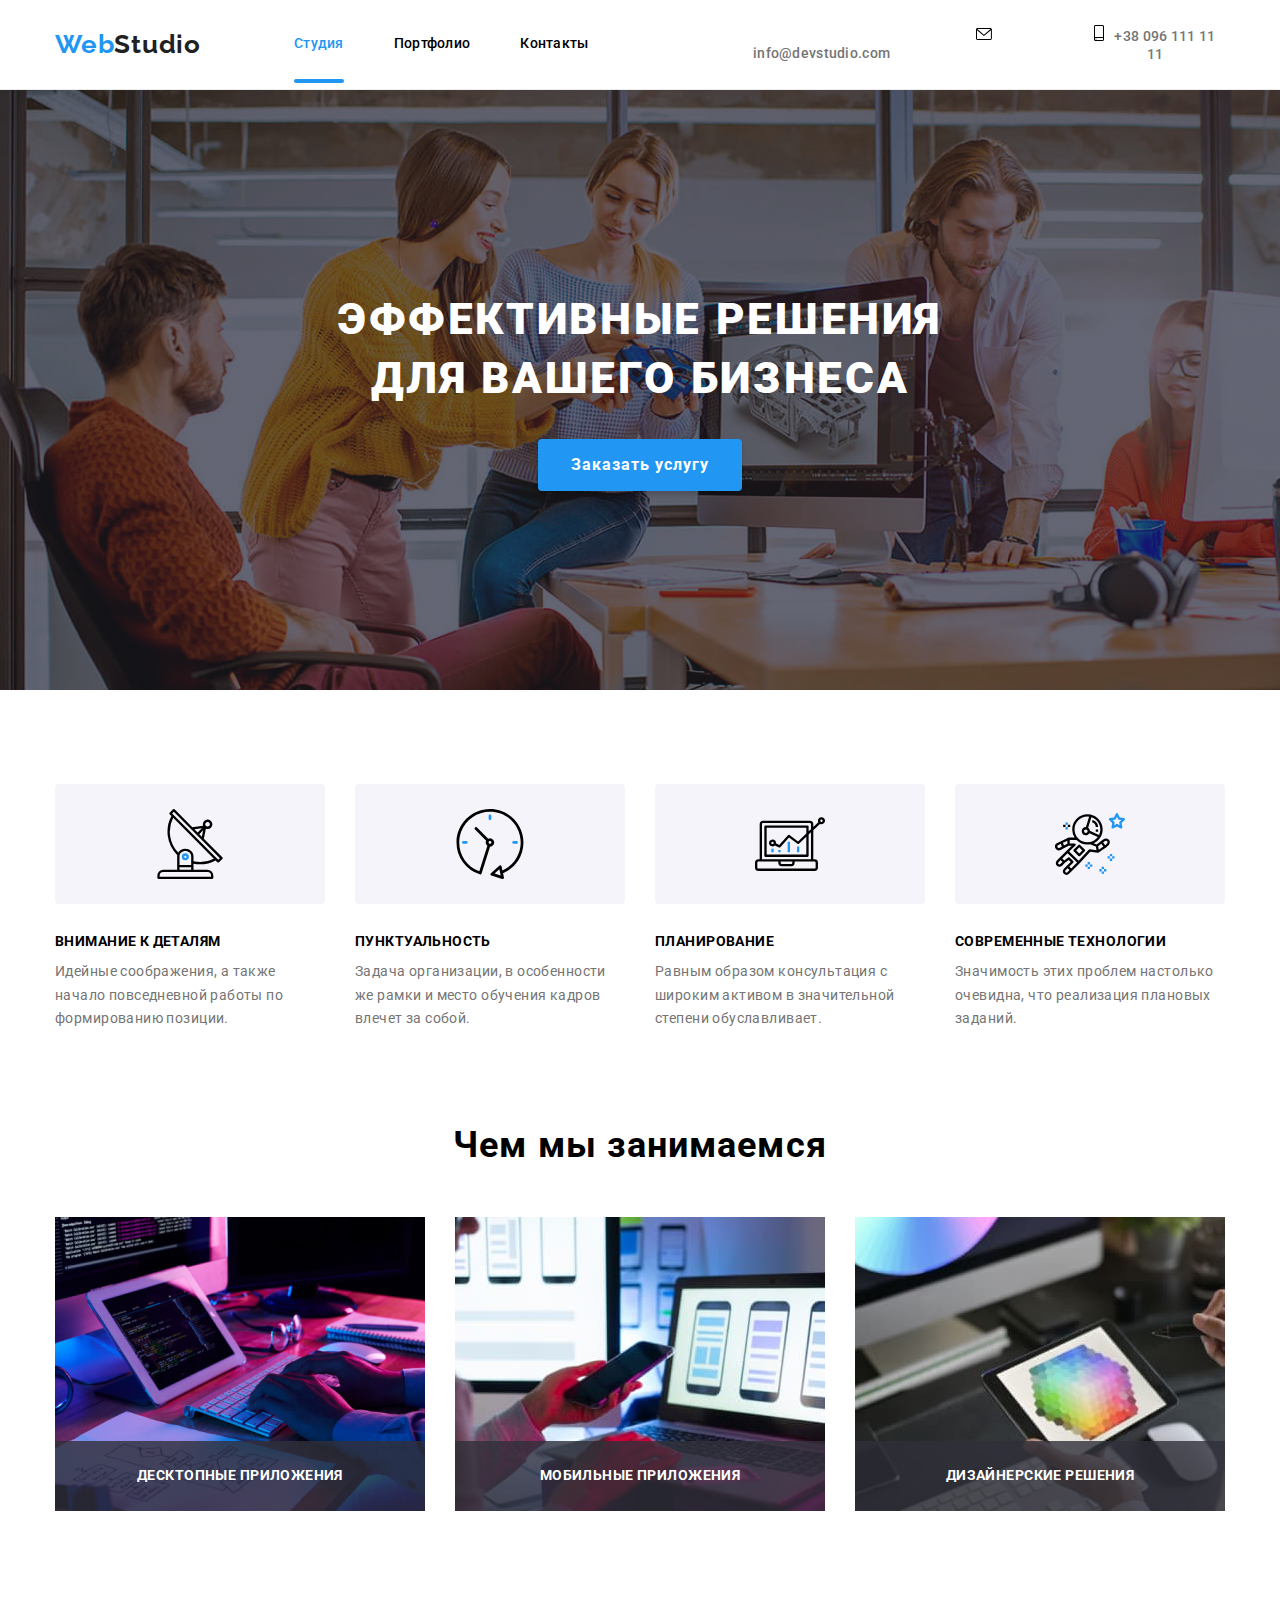
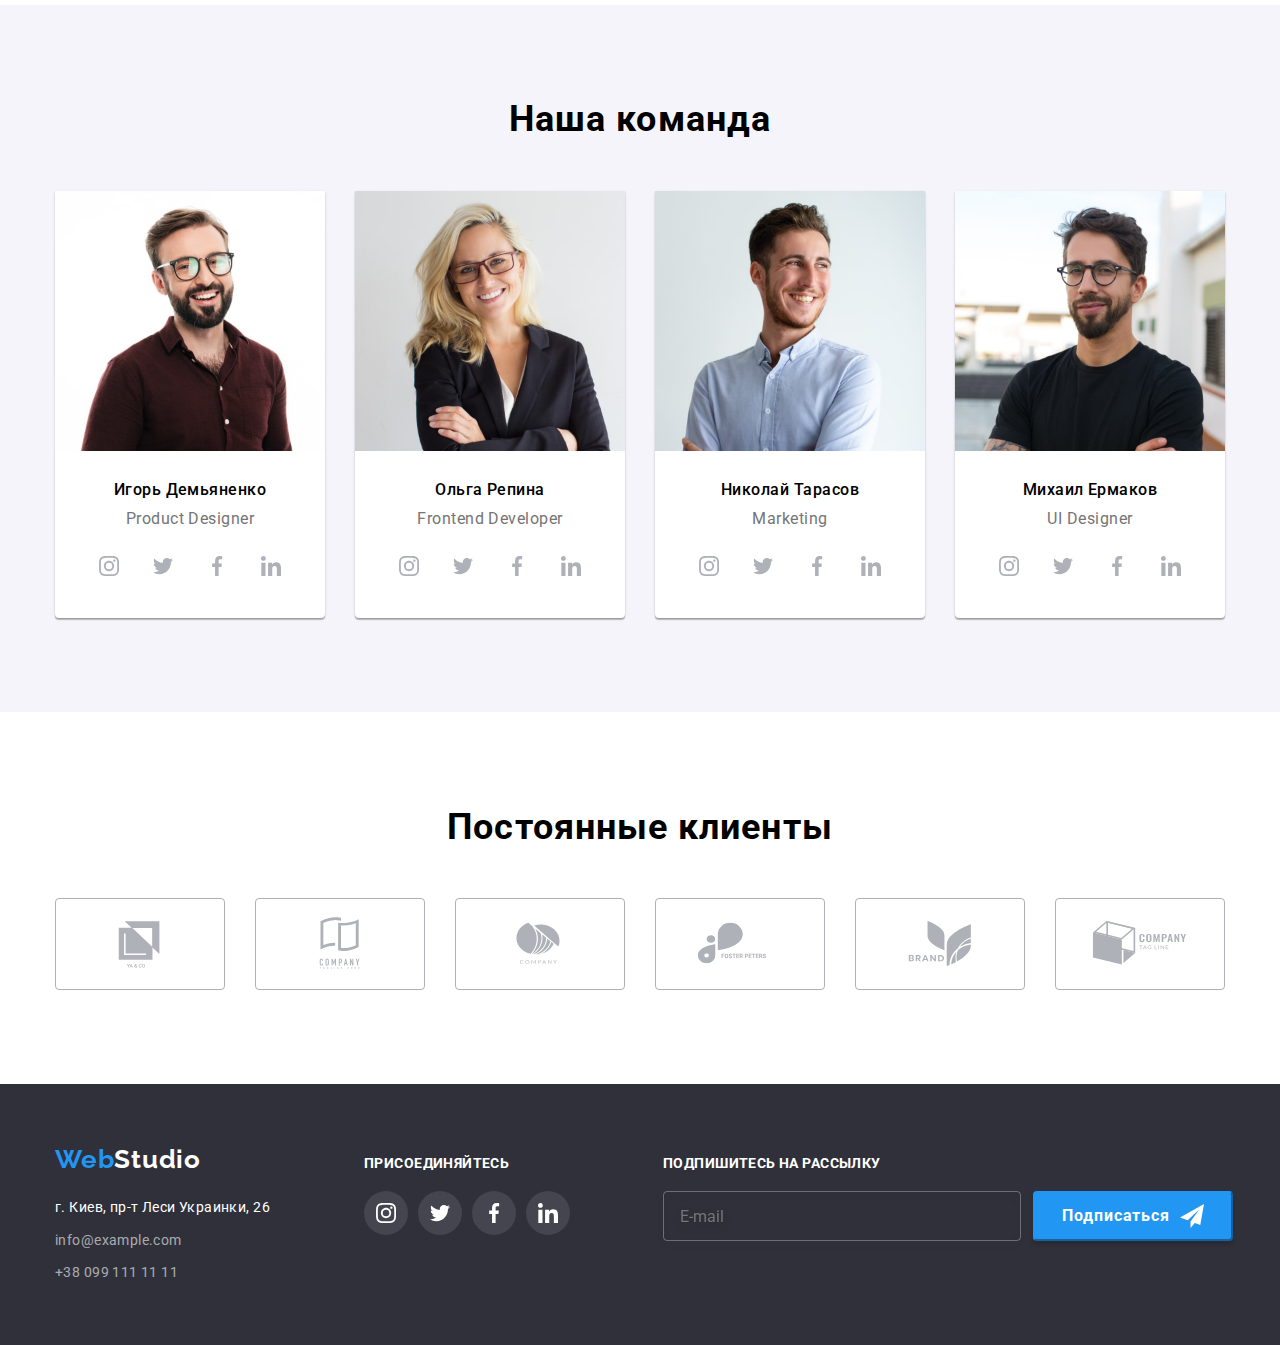
<file: index.html>
<!DOCTYPE html>
<html lang="en">
  <head>
    <meta charset="UTF-8" />
    <meta http-equiv="X-UA-Compatible" content="IE=edge" />
    <meta name="viewport" content="width=device-width, initial-scale=1.0" />
    <title>Студия</title>
    <link
      href="https://fonts.googleapis.com/css2?family=Raleway:wght@700&family=Roboto:wght@400;500;700;900&display=swap"
      rel="stylesheet"
    />
    <link
      rel="stylesheet"
      href="https://cdnjs.cloudflare.com/ajax/libs/modern-normalize/1.1.0/modern-normalize.min.css"
    />
    <link rel="stylesheet" href="./css/main.min.css">
    <link rel="stylesheet" href="./css/styles.css" />
  </head>
  <body>
    <header class="header">
        <div class="header__logo-box container">
          <a class="link logo header__logo" href="./index.html">
            Web<span class="header__logo--inverse">Studio</span></a
          >
          <nav class="header-nav">
            <ul class="list header-nav__list">
              <li class="header-nav__item">
                <a class="link header-nav__link header-nav__link--active" href="./index.html">Студия</a>
              </li>
              <li class="header-nav__item">
                <a class="link header-nav__link" href="./portfolio.html">Портфолио</a>
              </li>
              <li><a class="link header-nav__link" href="./index.html">Контакты</a></li>
            </ul>
          </nav>

          <ul class="list header-contacts">
            <li class="header-contacts__item">
              
              <a class="link header-contacts__link header-contacts__link--indent" href="mailto:info@devstudio.com"
                ><svg class="header-contacts__icon" width="16" height="12">
                <use href="./images/icons.svg#icon-sms"></use>
              </svg>info@devstudio.com</a
              >
            </li>

            <li class="header-contacts__item">
              <a class="link header-contacts__link" href="tel:+380961111111"
              ><svg class="header-contacts__icon" width="10" height="16">
                <use href="./images/icons.svg#icon-tel"></use>
              </svg>+38 096 111 11 11</a
              >
            </li>
        </ul>
        </div>
    
    </header>

    <main>
      <section class="banner">
        <div class="container">
          <h1 class="banner__tagline">ЭФФЕКТИВНЫЕ РЕШЕНИЯ<br>ДЛЯ ВАШЕГО БИЗНЕСА</h1>
          <div>
            <button data-modal-open class="banner__button" type="button">
              Заказать услугу
            </button>
          </div>
        </div>
      </section>

      <section class="excellence">
        <div class="container">   
        <ul class="list excellence__list">
          <li class="excellence__item">
            <div class="excellence__icon">
            <svg width="70" height="70">
              <use href="./images/icons.svg#icon-antenna"></use>
            </svg>
          </div>
            <h3 class="excellence__title">ВНИМАНИЕ К ДЕТАЛЯМ</h3>
            <p class="excellence__explanation">
              Идейные соображения, а также начало повседневной работы по
              формированию позиции.
            </p>
          </li>
          <li class="excellence__item">
            <div class="excellence__icon">
            <svg width="70" height="70">
              <use href="./images/icons.svg#icon-clock"></use>
            </svg>
          </div>
            <h3 class="excellence__title">ПУНКТУАЛЬНОСТЬ</h3>
            <p class="excellence__explanation">
              Задача организации, в особенности же рамки и место обучения кадров
              влечет за собой.
            </p>
          </li>
          <li class="excellence__item">
            <div class="excellence__icon">
            <svg width="70" height="70">
              <use href="./images/icons.svg#icon-diagram"></use>
            </svg>
          </div>
            <h3 class="excellence__title">ПЛАНИРОВАНИЕ</h3>
            <p class="excellence__explanation">
              Равным образом консультация с широким активом в значительной
              степени обуславливает.
            </p>
          </li>
          <li class="excellence__item">
            <div class="excellence__icon">
            <svg width="70" height="70">
              <use href="./images/icons.svg#icon-astronaut"></use>
            </svg>
          </div>
            <h3 class="excellence__title">СОВРЕМЕННЫЕ ТЕХНОЛОГИИ</h3>
            <p class="excellence__explanation">
              Значимость этих проблем настолько очевидна, что реализация
              плановых заданий.
            </p>
          </li>
          </div>
        </ul>
      </section>

      <!-- Чим займаємось -->
      <section class="metier">
        <div class="container">
        <h2 class="metier__title">Чем мы занимаемся</h2>
        
        <ul class="list metier__list">
          <li class="metier__item">
            <div class="metier__image">
            <img
              src="./images/image01.jpg"
              alt="Разработка"
              width="370"
            />
            <div class="metier-caption">
              <h3 class="metier-caption__title">Десктопные приложения</h3>
            </div>
            </div>
          </li>
          <li class="metier__item">
            <div class="metier__image">
            <img
              src="./images/image02.jpg"
              alt="Дизайн"
              width="370"
            />
            <div class="metier-caption">
              <h3 class="metier-caption__title">Мобильные приложения</h3>
            </div>
            </div>
          </li>
          <li class="metier__item">
            <div class="metier__image">
            <img
              src="./images/image03.jpg"
              alt="Стиль"
              width="370"
            />
            <div class="metier-caption">
              <h3 class="metier-caption__title">Дизайнерские решения</h3>
            </div>
            </div>
          </li>
        </ul>
        </div>
      </section>

      <section class="team">
        <div class="container">
        <h2 class="team__title">Наша команда</h2>

        <ul class="list team__list">
          <li class="team__item">
            <img
              src="./images/pht01.jpg"
              alt="И. Демьяненко"
              width="270"
              height="260"
            />
            <div class="member">
            <h3 class="member__name">Игорь Демьяненко</h3>
            <p class="member__profession" lang="en">Product Designer</p>
            
            <ul class="member__contacts list">
                    <li class="member__icons">
                      <a class="link member__link" href="#">
                        <svg
                          width="20"
                          height="20"
                        >
                          <use href="./images/icons.svg#icon-insta"></use>
                        </svg>
                      </a>
                    </li>
                    <li class="member__icons">
                      <a class="link member__link" href="#">
                        <svg
                          width="20"
                          height="20"
                        >
                          <use href="./images/icons.svg#icon-twit"></use>
                        </svg>
                      </a>
                    </li>
                    <li class="member__icons">
                      <a class="link member__link" href="#">
                        <svg
                          width="20"
                          height="20"
                        >
                          <use href="./images/icons.svg#icon-fb"></use>
                        </svg>
                      </a>
                    </li>
                    <li class="member__icons">
                      <a class="link member__link" href="#">
                        <svg
                          width="20"
                          height="20"
                        >
                          <use href="./images/icons.svg#icon-linkd"></use>
                        </svg>
                      </a>
                    </li>
                  </ul>
                  </div>
          </li>
          <li class="team__item">
            <img
              src="./images/pht02.jpg"
              alt="О. Репина"
              width="270"
              height="260"
            />
            <div class="member">
            <h3 class="member__name">Ольга Репина</h3>
            <p class="member__profession" lang="en">Frontend Developer</p>
            
             <ul class="member__contacts list">
                    <li class="member__icons">
                      <a class="link member__link" href="#">
                        <svg
                          width="20"
                          height="20"
                        >
                          <use href="./images/icons.svg#icon-insta"></use>
                        </svg>
                      </a>
                    </li>
                    <li class="member__icons">
                      <a class="link member__link" href="#">
                        <svg
                          width="20"
                          height="20"
                        >
                          <use href="./images/icons.svg#icon-twit"></use>
                        </svg>
                      </a>
                    </li>
                    <li class="member__icons">
                      <a class="link member__link" href="#">
                        <svg
                          width="20"
                          height="20"
                        >
                          <use href="./images/icons.svg#icon-fb"></use>
                        </svg>
                      </a>
                    </li>
                    <li class="member__icons">
                      <a class="link member__link" href="#">
                        <svg
                          width="20"
                          height="20"
                        >
                          <use href="./images/icons.svg#icon-linkd"></use>
                        </svg>
                      </a>
                    </li>
                  </ul>
                  </div>
          </li>
          <li class="team__item">
            <img
              src="./images/pht03.jpg"
              alt="Н. Тарасов"
              width="270"
              height="260"
            />
            <div class="member">
            <h3 class="member__name">Николай Тарасов</h3>
            <p class="member__profession" lang="en">Marketing</p>
            
            <ul class="member__contacts list">
                    <li class="member__icons">
                      <a class="link member__link" href="#">
                        <svg
                          width="20"
                          height="20"
                        >
                          <use href="./images/icons.svg#icon-insta"></use>
                        </svg>
                      </a>
                    </li>
                    <li class="member__icons">
                      <a class="link member__link" href="#">
                        <svg
                          width="20"
                          height="20"
                        >
                          <use href="./images/icons.svg#icon-twit"></use>
                        </svg>
                      </a>
                    </li>
                    <li class="member__icons">
                      <a class="link member__link" href="#">
                        <svg
                          width="20"
                          height="20"
                        >
                          <use href="./images/icons.svg#icon-fb"></use>
                        </svg>
                      </a>
                    </li>
                    <li class="member__icons">
                      <a class="link member__link" href="#">
                        <svg
                          width="20"
                          height="20"
                        >
                          <use href="./images/icons.svg#icon-linkd"></use>
                        </svg>
                      </a>
                    </li>
                  </ul>
                  </div>
          </li>
          <li class="team__item">
            <img
              src="./images/pht04.jpg"
              alt=".М. Ермаков"
              width="270"
              height="260"
            />
            <div class="member">
            <h3 class="member__name">Михаил Ермаков</h3>
            <p class="member__profession" lang="en">UI Designer</p>

             <ul class="member__contacts list">
                    <li class="member__icons">
                      <a class="link member__link" href="#">
                        <svg
                          width="20"
                          height="20"
                        >
                          <use href="./images/icons.svg#icon-insta"></use>
                        </svg>
                      </a>
                    </li>
                    <li class="member__icons">
                      <a class="link member__link" href="#">
                        <svg
                          width="20"
                          height="20"
                        >
                          <use href="./images/icons.svg#icon-twit"></use>
                        </svg>
                      </a>
                    </li>
                    <li class="member__icons">
                      <a class="link member__link" href="#">
                        <svg
                          width="20"
                          height="20"
                        >
                          <use href="./images/icons.svg#icon-fb"></use>
                        </svg>
                      </a>
                    </li>
                    <li class="member__icons">
                      <a class="link member__link" href="#">
                        <svg
                          width="20"
                          height="20"
                        >
                          <use href="./images/icons.svg#icon-linkd"></use>
                        </svg>
                      </a>
                    </li>
                  </ul>
            </div>
            
          </li>
        </ul>
        </div>
      </section>

      <section class="customers">
        <div class="container">
          <h2 class="customers__title">Постоянные клиенты</h2>
          <ul class="list customers__list">
            <li class="customers__item">
              <a class="link customers__link" href="">
                <svg class="customers__icon" width="106" height="60">
                  <use href="./images/icons.svg#icon-logo1"></use>
                </svg>
              </a>
           
            </li>
            <li class="customers__item">
              <a class="link customers__link" href="">
                <svg class="customers__icon" width="106" height="60">
                  <use href="./images/icons.svg#icon-logo2"></use>
                </svg>
              </a>
            </li>
            <li class="customers__item">
              <a class="link customers__link" href="">
                <svg class="customers__icon" width="106" height="60">
                  <use href="./images/icons.svg#icon-logo3"></use>
                </svg>
              </a>
            </li>
            <li class="customers__item">
              <a class="link customers__link" href="">
                <svg class="customers__icon" width="106" height="60">
                  <use href="./images/icons.svg#icon-logo4"></use>
                </svg>
              </a>
            </li>
           <li class="customers__item">
              <a class="link customers__link" href="">
                <svg class="customers__icon" width="106" height="60">
                  <use href="./images/icons.svg#icon-logo5"></use>
                </svg>
              </a>
            </li>
            <li class="customers__item">
              <a class="link customers__link" href="">
                <svg class="customers__icon" width="106" height="60">
                  <use href="./images/icons.svg#icon-logo6"></use>
                </svg>
              </a>
            </li>
            </ul>
        </div>

      </section>
    </main>

    <!-- Наші контакти -->
    <footer class="footer">
        <div class="container footer-contacts footer__footer-contacts">
          <div>
            <a class="link footer__logo" lang="en" href="./index.html"
            >Web<span class="footer__logo--inverse">Studio</span></a
            >
            <footer-contacts__address>
              <ul class="list footer-contacts__list">
                <li class="footer-contacts__item">
                <a
                  class="link footer-contacts__address"
                  href="https://goo.gl/maps/CcYmPfw3a3xQvwCz5"
                  target="_blank"
                  rel="noreferrer noopener"
                  >г. Киев, пр-т Леси Украинки, 26</a
                >
                </li>
                <li class="footer-contacts__item">
                <a class="link footer-contacts__link" href="mailto:info@example.com"
                  >info@example.com</a
                >
                </li>
                <li class="footer-contacts__item">
                <a class="link footer-contacts__link" href="tel:+380991111111"
                  >+38 099 111 11 11</a
                >
                </li>
              </ul>
            </footer-contacts__address>
          </div>

          <div class="footer-community">
          <p class="footer-community__title">Присоединяйтесь</p>

           <ul class="footer-community__list list">
                    <li class="footer-community__item">
                      <a class="link footer-community__link" href="#">
                        <svg
                          class="footer-community__icon"
                          width="20"
                          height="20"
                        >
                          <use href="./images/icons.svg#icon-insta"></use>
                        </svg>
                      </a>
                    </li>
                    <li class="footer-community__item">
                      <a class="link footer-community__link" href="#">
                        <svg
                          class="footer-community__icon"
                          width="20"
                          height="20"
                        >
                          <use href="./images/icons.svg#icon-twit"></use>
                        </svg>
                      </a>
                    </li>
                    <li class="footer-community__item">
                      <a class="link footer-community__link" href="#">
                        <svg
                          class="footer-community__icon"
                          width="20"
                          height="20"
                        >
                          <use href="./images/icons.svg#icon-fb"></use>
                        </svg>
                      </a>
                    </li>
                    <li class="footer-community__item">
                      <a class="link footer-community__link" href="#">
                        <svg
                          class="footer-community__icon"
                          width="20"
                          height="20"
                        >
                          <use href="./images/icons.svg#icon-linkd"></use>
                        </svg>
                      </a>
                    </li>
            </ul>
          </div>

          <div class="form-subscribe">
            <p class="form-subscribe__title">Подпишитесь на рассылку</p>
            <div class="form-subscribe__box">
            <label for="input-email"></label>

            <input class="form-subscribe__input" type="email" name="email" placeholder="E-mail" id="input-email" style="outline: transparent;"  />
             
            <button type="submit" class="form-subscribe__button">
              Подписаться
              <svg class="form-subscribe__icon" width="24" height="24">
                    <use href="./images/icons.svg#icon-send"></use>
                  </svg>
            </button>
             </div>
          </div>
        </div>
    </footer>

    <!-- Модальне вікно -->
    <div class="backdrop backdrop-hidden" data-modal>
      <div class="modal">
        <button type="button" class="modal__button" data-modal-close>
          <svg class="modal__icon-close" width="18" height="18">
            <use href="./images/icons.svg#icon-modal-x"></use>
          </svg>
        </button>

        <form name="form-modal" class="modal__form">
          <p class="modal__title">Оставьте свои данные, мы Вам перезвоним</p>
          <div>
          <ul class="modal__list">
            <li class="modal__item">
              <label for="user-name" class="modal__label" >Имя</label>
              <input type="text" name="name" id="user-name" class="modal__input" style="outline: transparent;"  />
              <svg class="modal__icon" width="18" height="18">
                <use href="./images/icons.svg#icon-body"></use>
              </svg>
          </li>

            <li class="modal__item">
              <label for="user-tel" class="modal__label" >Телефон</label>
              <input type="tel" name="name" id="user-tel" class="modal__input" style="outline: transparent;" />
              <svg class="modal__icon" width="18" height="18">
                <use href="./images/icons.svg#icon-phone"></use>
              </svg>
          </li>

            <li class="modal__item">
              <label for="user-email" class="modal__label" >Почта</label>
              <input type="email" name="email" id="user-email" class="modal__input" style="outline: transparent;" />
              <svg class="modal__icon" width="18" height="18">
                <use href="./images/icons.svg#icon-envelope"></use>
              </svg>
          </li>

            <li class="modal__item">
              <label for="user-text" class="modal__label" >Комментарий</label>
              <textarea name="comment" id="user-text" placeholder="Введите текст"
                       class="modal__comment" cols="30"
                  rows="10" style="outline: transparent;" ></textarea>
          </li>
          </ul>
          </div>

          <div class="modal-agreement">
                <label for="agree" class="modal-agreement__label">
                  <input
                    class="modal-agreement__check"
                    type="checkbox"
                    name="agreement"
                    value="ok"
                    id="agree"
                  />
                  <span class="modal-agreement__icon"></span>
                  Соглашаюсь с рассылкой и принимаю
                  </label>
                  <a
                    class="modal-agreement__link"
                    href="#"
                    target="_blank"
                  >
                  Условия договора
                  </a>
                  <button type="submit" class="modal-agreement__button">Отправить</button>
              </div>
        </form>
      </div>
    </div>
    <script src="./js/modal.js"></script>
  </body>
</html>
</file>
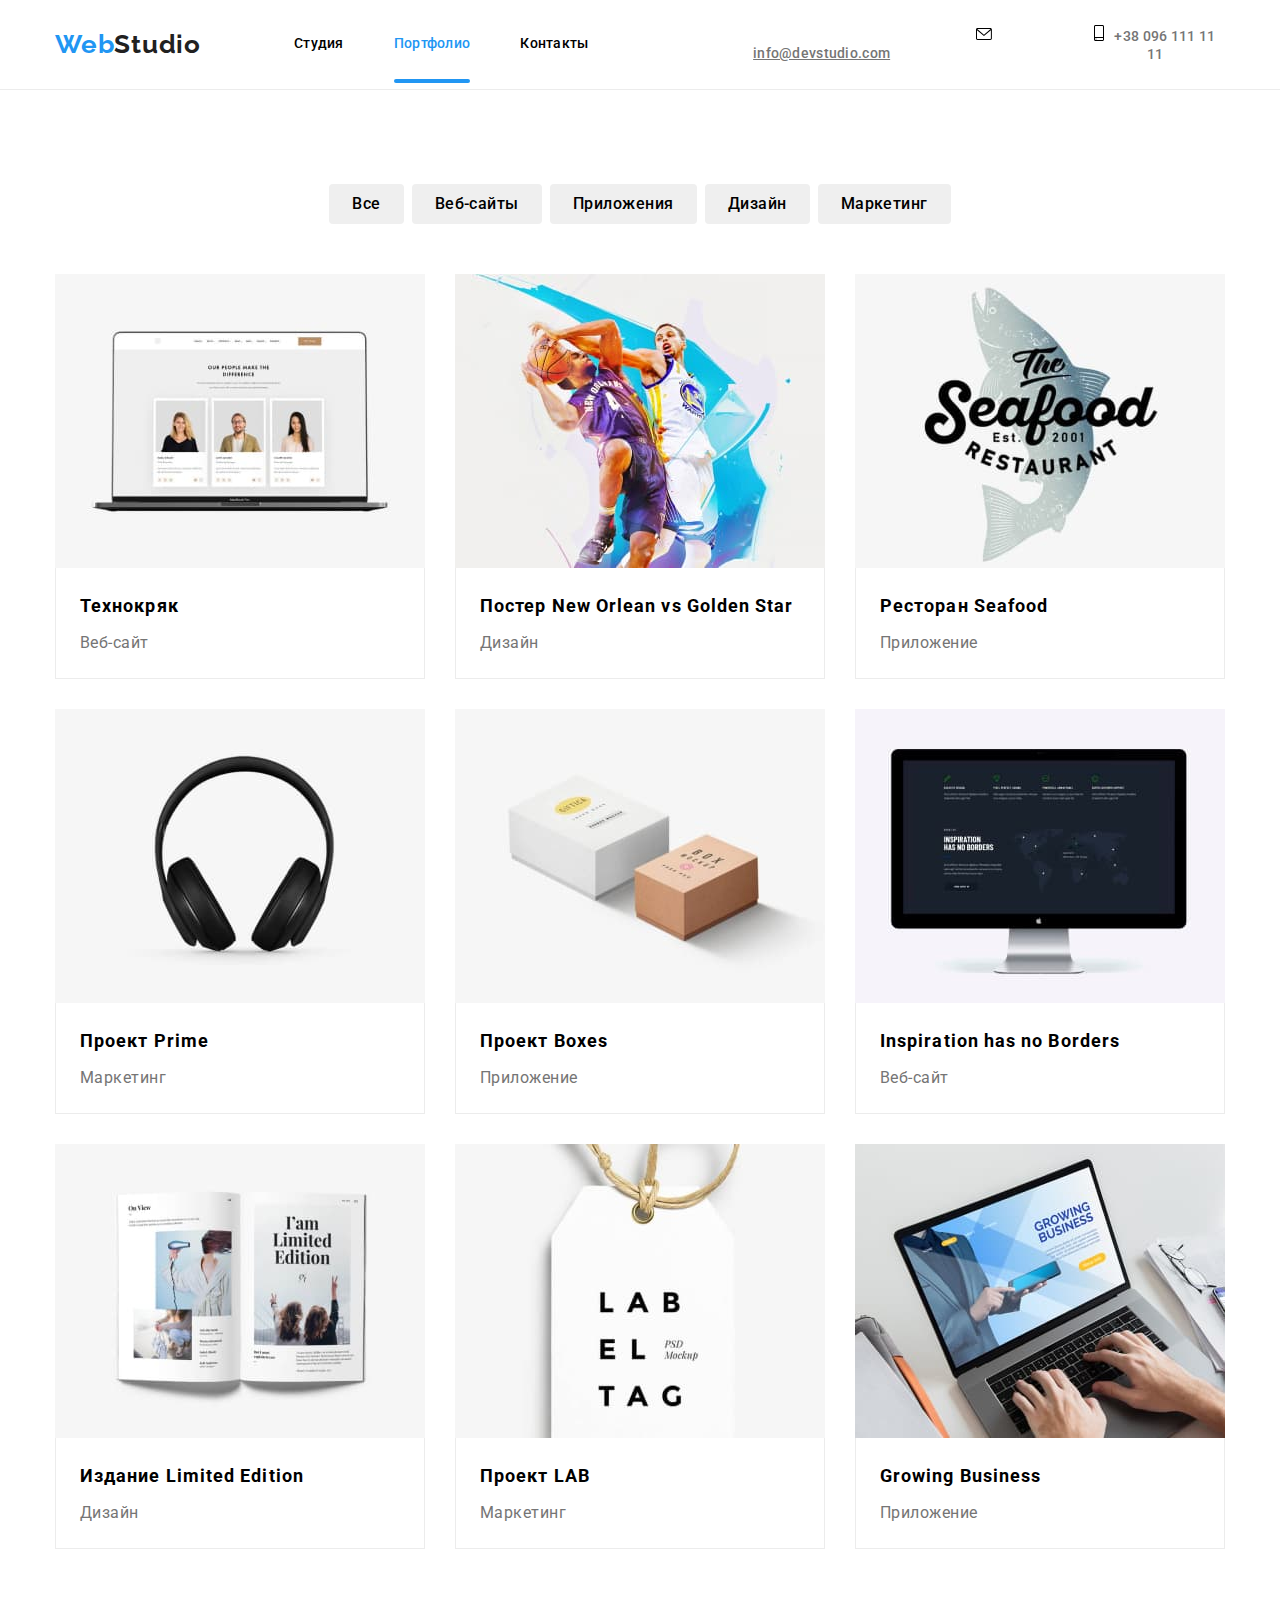
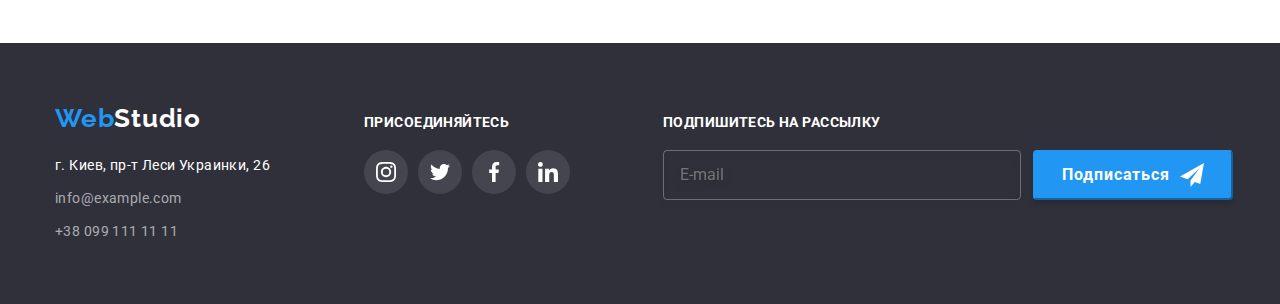
<file: portfolio.html>
<!DOCTYPE html>
<html lang="en">
  <head>
    <meta charset="UTF-8" />
    <meta http-equiv="X-UA-Compatible" content="IE=edge" />
    <meta name="viewport" content="width=device-width, initial-scale=1.0" />
    <title>Портфолио</title>
    <link
      href="https://fonts.googleapis.com/css2?family=Raleway:wght@700&family=Roboto:wght@400;500;700;900&display=swap"
      rel="stylesheet"
    />
    <link
      rel="stylesheet"
      href="https://cdnjs.cloudflare.com/ajax/libs/modern-normalize/1.1.0/modern-normalize.min.css"
    />
    <link rel="stylesheet" href="./css/main.min.css">
    <link rel="stylesheet" href="./css/styles.css" />
  </head>
  <body>
    <header class="header">
      <div class="header__logo-box container">
        <a class="link logo header__logo" href="./index.html">
          Web<span class="header__logo--inverse">Studio</span></a
        >
        <nav class="header-nav">
          <ul class="list header-nav__list">
            <li class="header-nav__item">
              <a class="link header-nav__link" href="./index.html">Студия</a>
            </li>
            <li class="header-nav__item">
              <a class="link header-nav__link header-nav__link--active" href="./portfolio.html"
                >Портфолио</a
              >
            </li>
            <li><a class="link header-nav__link" href="./index.html">Контакты</a></li>
          </ul>
        </nav>

        <ul class="list header-contacts">
          <li class="header-contacts__item">
            <a
              class="header-contacts__link header-contacts__link--indent"
              href="mailto:info@devstudio.com"
              ><svg class="header-contacts__icon" width="16" height="12">
                <use href="./images/icons.svg#icon-sms"></use></svg
              >info@devstudio.com</a
            >
          </li>
          <li class="header-contacts__item">
            <a class="link header-contacts__link" href="tel:+380961111111"
              ><svg class="header-contacts__icon" width="10" height="16">
                <use href="./images/icons.svg#icon-tel"></use></svg
              >+38 096 111 11 11</a
            >
          </li>
        </ul>
      </div>
    </header>

    <main>
      <section class="projects">
        <div class="container">
          <ul class="list projects__list">
            <li class="projects__item">
              <button class="projects__button" type="button">Все</button>
            </li>
            <li class="projects__item">
              <button class="projects__button" type="button">Веб-сайты</button>
            </li>
            <li class="projects__item">
              <button class="projects__button" type="button">Приложения</button>
            </li>
            <li class="projects__item">
              <button class="projects__button" type="button">Дизайн</button>
            </li>
            <li class="projects__item">
              <button class="projects__button" type="button">Маркетинг</button>
            </li>
          </ul>

          <ul class="list project-cards">
            <li class="project-cards__item project-cards__item--float">
              <div class="project-cards__container">
                <img
                  class="project-cards__image"
                  src="./images/p2i1.jpg"
                  alt="Технокряк"
                  width="370"
                />
                <div class="hidden-box project-cards__hidden-box">
                  <p class="hidden-box__text">
                    Ресурс предлагает комплексные предложения с разным уровнем функционала и
                    сервисов. Все это позволит посетителю получить исчерпывающие сведения о компании
                    или частном лице.
                  </p>
                </div>
              </div>
              <div class="titles project-cards__titles">
                <h2 class="titles__name">Технокряк</h2>
                <p class="titles__description">Веб-сайт</p>
              </div>
            </li>

            <li class="project-cards__item project-cards__item--float">
              <div class="project-cards__container">
                <img
                  class="project-cards__image"
                  src="./images/p2i2.jpg"
                  alt="New Orlean vs Golden Star"
                  width="370"
                />
                <div class="hidden-box project-cards__hidden-box">
                  <p class="hidden-box__text">
                    Ресурс предлагает комплексные предложения с разным уровнем функционала и
                    сервисов. Все это позволит посетителю получить исчерпывающие сведения о компании
                    или частном лице.
                  </p>
                </div>
              </div>
              <div class="titles project-cards__titles">
                <h2 class="titles__name">
                  Постер <span lang="en">New Orlean vs Golden Star</span>
                </h2>
                <p class="titles__description">Дизайн</p>
              </div>
            </li>
            <li class="project-cards__item project-cards__item--float">
              <div class="project-cards__container">
                <img
                  class="project-cards__image"
                  src="./images/p2i3.jpg"
                  alt="Seafood"
                  width="370"
                />
                <div class="hidden-box project-cards__hidden-box">
                  <p class="hidden-box__text">
                    Ресурс предлагает комплексные предложения с разным уровнем функционала и
                    сервисов. Все это позволит посетителю получить исчерпывающие сведения о компании
                    или частном лице.
                  </p>
                </div>
              </div>
              <div class="titles project-cards__titles">
                <h2 class="titles__name">Ресторан <span lang="en">Seafood</span></h2>
                <p class="titles__description">Приложение</p>
              </div>
            </li>
          </ul>
          <ul class="list project-cards">
            <li class="project-cards__item project-cards__item--float">
              <div class="project-cards__container">
                <img class="project-cards__image" src="./images/p2i4.jpg" alt="Prime" width="370" />
                <div class="hidden-box project-cards__hidden-box">
                  <p class="hidden-box__text">
                    Ресурс предлагает комплексные предложения с разным уровнем функционала и
                    сервисов. Все это позволит посетителю получить исчерпывающие сведения о компании
                    или частном лице.
                  </p>
                </div>
              </div>
              <div class="titles project-cards__titles">
                <h2 class="titles__name">Проект <span lang="en">Prime</span></h2>
                <p class="titles__description">Маркетинг</p>
              </div>
            </li>
            <li class="project-cards__item project-cards__item--float">
              <div class="project-cards__container">
                <img class="project-cards__image" src="./images/p2i5.jpg" alt="Boxes" width="370" />
                <div class="hidden-box project-cards__hidden-box">
                  <p class="hidden-box__text">
                    Ресурс предлагает комплексные предложения с разным уровнем функционала и
                    сервисов. Все это позволит посетителю получить исчерпывающие сведения о компании
                    или частном лице.
                  </p>
                </div>
              </div>
              <div class="titles project-cards__titles">
                <h2 class="titles__name">Проект <span lang="en">Boxes</span></h2>
                <p class="titles__description">Приложение</p>
              </div>
            </li>
            <li class="project-cards__item project-cards__item--float">
              <div class="project-cards__container">
                <img
                  class="project-cards__image"
                  src="./images/p2i6.jpg"
                  alt="Inspiration has no Borders"
                  width="370"
                />
                <div class="hidden-box project-cards__hidden-box">
                  <p class="hidden-box__text">
                    Ресурс предлагает комплексные предложения с разным уровнем функционала и
                    сервисов. Все это позволит посетителю получить исчерпывающие сведения о компании
                    или частном лице.
                  </p>
                </div>
              </div>
              <div class="titles project-cards__titles">
                <h2 class="titles__name">
                  <span lang="en">Inspiration has no Borders</span>
                </h2>
                <p class="titles__description">Веб-сайт</p>
              </div>
            </li>
          </ul>
          <ul class="list project-cards">
            <li class="project-cards__item project-cards__item--float">
              <div class="project-cards__container">
                <img
                  class="project-cards__image"
                  src="./images/p2i7.jpg"
                  alt="Limited Edition"
                  width="370"
                />
                <div class="hidden-box project-cards__hidden-box">
                  <p class="hidden-box__text">
                    Ресурс предлагает комплексные предложения с разным уровнем функционала и
                    сервисов. Все это позволит посетителю получить исчерпывающие сведения о компании
                    или частном лице.
                  </p>
                </div>
              </div>
              <div class="titles project-cards__titles">
                <h2 class="titles__name">Издание <span lang="en">Limited Edition</span></h2>
                <p class="titles__description">Дизайн</p>
              </div>
            </li>
            <li class="project-cards__item project-cards__item--float">
              <div class="project-cards__container">
                <img class="project-cards__image" src="./images/p2i8.jpg" alt="LAB" width="370" />
                <div class="hidden-box project-cards__hidden-box">
                  <p class="hidden-box__text">
                    Ресурс предлагает комплексные предложения с разным уровнем функционала и
                    сервисов. Все это позволит посетителю получить исчерпывающие сведения о компании
                    или частном лице.
                  </p>
                </div>
              </div>
              <div class="titles project-cards__titles">
                <h2 class="titles__name">Проект <span></span> LAB</h2>
                <p class="titles__description">Маркетинг</p>
              </div>
            </li>
            <li class="project-cards__item project-cards__item--float">
              <div class="project-cards__container">
                <img
                  class="project-cards__image"
                  src="./images/p2i9.jpg"
                  alt="Growing Business"
                  width="370"
                />
                <div class="hidden-box project-cards__hidden-box">
                  <p class="hidden-box__text">
                    Ресурс предлагает комплексные предложения с разным уровнем функционала и
                    сервисов. Все это позволит посетителю получить исчерпывающие сведения о компании
                    или частном лице.
                  </p>
                </div>
              </div>
              <div class="titles project-cards__titles">
                <h2 class="titles__name">
                  <span lang="en">Growing Business</span>
                </h2>
                <p class="titles__description">Приложение</p>
              </div>
            </li>
          </ul>
        </div>
      </section>
    </main>

    <!-- Футер -->
    <footer class="footer">
      <div class="container footer-contacts footer__footer-contacts">
        <div>
          <a class="link footer__logo" lang="en" href="./index.html"
            >Web<span class="footer__logo--inverse">Studio</span></a
          >
          <footer-contacts__address>
            <ul class="list footer-contacts__list">
              <li class="footer-contacts__item">
                <a
                  class="link footer-contacts__address"
                  href="https://goo.gl/maps/CcYmPfw3a3xQvwCz5"
                  target="_blank"
                  rel="noreferrer noopener"
                  >г. Киев, пр-т Леси Украинки, 26</a
                >
              </li>
              <li class="footer-contacts__item">
                <a class="link footer-contacts__link" href="mailto:info@example.com">info@example.com</a>
              </li>
              <li class="footer-contacts__item">
                <a class="link footer-contacts__link" href="tel:+380991111111">+38 099 111 11 11</a>
              </li>
            </ul>
          </footer-contacts__address>
        </div>

        <div class="footer-community">
          <p class="footer-community__title">Присоединяйтесь</p>

          <ul class="footer-community__list list">
            <li class="footer-community__item">
              <a class="link footer-community__link" href="#">
                <svg class="footer-community__icon" width="20" height="20">
                  <use href="./images/icons.svg#icon-insta"></use>
                </svg>
              </a>
            </li>
            <li class="footer-community__item">
              <a class="link footer-community__link" href="#">
                <svg class="footer-community__icon" width="20" height="20">
                  <use href="./images/icons.svg#icon-twit"></use>
                </svg>
              </a>
            </li>
            <li class="footer-community__item">
              <a class="link footer-community__link" href="#">
                <svg class="footer-community__icon" width="20" height="20">
                  <use href="./images/icons.svg#icon-fb"></use>
                </svg>
              </a>
            </li>
            <li class="footer-community__item">
              <a class="link footer-community__link" href="#">
                <svg class="footer-community__icon" width="20" height="20">
                  <use href="./images/icons.svg#icon-linkd"></use>
                </svg>
              </a>
            </li>
          </ul>
        </div>

        <div class="form-subscribe">
          <p class="form-subscribe__title">Подпишитесь на рассылку</p>
          <div class="form-subscribe__box">
            <label for="input-email"></label>

            <input
              class="form-subscribe__input"
              type="email"
              name="email"
              placeholder="E-mail"
              id="input-email"
              style="outline: transparent"
            />

            <button type="submit" class="form-subscribe__button">
              Подписаться
              <svg class="form-subscribe__icon" width="24" height="24">
                <use href="./images/icons.svg#icon-send"></use>
              </svg>
            </button>
          </div>
        </div>
      </div>
    </footer>
  </body>
</html>
</file>
<file: css/styles.css>
/* Налаштування */
:root {
    --font: "Roboto", sans-serif;
    --font-sec: "Raleway", sans-serif;
    --accent: #2196f3;
    --white: #ffffff;
    --text: ##212121;
    --text-sec: rgba(117, 117, 117, 1);
    --tagline-bg: #2F303A;
    --team-bg: #F5F4FA;
    --vector-bg: #F5F4FA;

    --items: 3;
    --items-adv: 4;
    --indent: 30px;

    --color-team-icon: rgba(175, 177, 184, 1);
}
/* Контент */
body {
    font-family: var(--font);
    color: var(--text);
    font-size: 16px;
}
.link {
    text-decoration: none;
}
.list {
    list-style: none;
    margin: 0;
    padding: 0;
}
h1, h2, h3, h4, h5, h6, p {
    margin: 0;
}
img {
    display: block;
    max-width: 100%;
    height: auto;
}
.container {
    width: 1200px;
    padding-left: 15px;
    padding-right: 15px;
    margin: auto;
}

/* Хедер */
.header {
    border-bottom: 1px solid #ECECEC;
    display: block;

    padding: 0px;
    padding-top: 25px;
    padding-bottom: 25px;
    margin: auto;
}
.header__logo-box {
    display: flex;
    align-items: center;
}
.header__logo {
    font-family: 'Raleway';
    font-style: normal;
    font-weight: 700;
    font-size: 26px;
    line-height: 1.2;
    letter-spacing: 0.03em;
    color: black;
    margin-right: 93px;
    display: block;
    color: var(--accent);
}
.header__logo--inverse {
    color: #212121;
}
.header-nav {
    display: flex;
}
.header-nav__list {
    display: flex;
    font-style: normal;
    font-weight: 500;
    font-size: 14px;
    line-height: 1.14;
    letter-spacing: 0.02em;
}
.header-nav__list:not(:last-child) {
    margin-right: 50px;
}
.header-nav__item:not(:last-child) {
    margin-right: 50px;
}
.header-nav__link {
    position: relative;
    color: var(--text);
    padding-top: 32px;
    padding-bottom: 32px;
    transition-property: color;
}
.header-nav__link:hover,
.header-nav__link:focus {
    color: var(--accent);
    transition-duration: 250ms;
    transition-timing-function: cubic-bezier(0.4, 0, 0.2, 1);
}
.header-nav__link--active {
    color: var(--accent);
}
.header-nav__link--active::after {
    position: absolute;
    content: "";
    bottom: 0;
    left: 0;
    border-radius: 2px;
    width: 100%;
    height: 4px;
    background-color: var(--accent);
}
.header-contacts {
    display: flex;
    align-items: center;
}
.header-contacts__item {
    text-align: center;
    align-items: center;
}
.header-contacts__link:hover,
.header-contacts__link:focus {
    color: var(--accent);
    fill: var(--accent);
    transition-duration: 250ms;
    transition-timing-function: cubic-bezier(0.4, 0, 0.2, 1);
}
.header-contacts__link {
    font-style: normal;
    color: var(--text-sec);
    font-weight: 500;
    font-size: 14px;
    line-height: 1.14;
    letter-spacing: 0.02em;
    padding-top: 32px;
    padding-bottom: 32px;
    transition-property: color, fill;
}
.header-contacts__link--indent {
    margin-right: 30px;
    margin-left: 305px;
}
.header-contacts__icon {
    margin-right: 10px;
}

/* Баннер */
.banner {
    padding-bottom: 200px;
    padding-top: 200px;
    margin: 0px;
    text-align: center;
    max-width: 1600px;
    height: 600px;
    margin-left: auto;
    margin-right: auto;
    background-image: linear-gradient(to right,
            rgba(47, 48, 58, 0.4),
            rgba(47, 48, 58, 0.4)),
        url(../images/banner.jpg);
    background-color: var(--tagline-bg);
}
.banner__tagline {
    font-style: normal;
    font-weight: 900;
    font-size: 44px;
    line-height: 1.35;
    text-align: center;
    letter-spacing: 0.06em;
    text-transform: uppercase;
    color: var(--white);

    display: flex;
    justify-content: space-around;
    margin-bottom: 30px;
}
.banner__button {
    font-weight: 700;
    font-size: 16px;
    line-height: 1.88;
    align-items: center;
    text-align: center;
    letter-spacing: 0.06em;
    color: var(--white);
    font-family: inherit;
    cursor: pointer;
    background-color: var(--accent);
    box-shadow: 0px 4px 4px rgba(0, 0, 0, 0.15);
    border-radius: 4px;
    border: 1px solid transparent;
    padding: 10px 32px;
}

/* Головна */
.excellence {
    padding-top: 94px;
    padding-bottom: 94px;
    margin: 0px;
}
.excellence__list {
    display: flex;
}
.excellence__item {
    width: 270px;
}
.excellence__item:not(:last-child) {
    margin-right: 30px;
}
.excellence__icon {
    border-radius: 4px;
    background-color: var(--vector-bg);
    margin-bottom: 30px;
    display: flex;
    align-items: center;
    max-width: 270px;
    width: 100%;
    height: auto;
    padding: 25px 100px;
}
.excellence__title {
    font-style: normal;
    font-weight: 700;
    font-size: 14px;
    line-height: 1.14;
    letter-spacing: 0.03em;
    text-transform: uppercase;
    padding-bottom: 10px;
}
.excellence__explanation {
    font-style: normal;
    font-weight: 400;
    font-size: 14px;
    line-height: 1.7;
    letter-spacing: 0.03em;
    color: var(--text-sec);
}

/* Чим займаємось */
.metier {
    padding-bottom: 94px;
}
.metier__title {
    font-weight: 700;
    font-size: 36px;
    line-height: 1.16;
    text-align: center;
    letter-spacing: 0.03em;
    margin-bottom: 50px;
}
.metier__list {
    display: flex;
}
.metier__item {
    margin-right: 30px;
}
.metier__item:last-child {
    margin-right: 0px;
}
.metier__image {
    position: relative;
}
.metier-caption {
    position: absolute;
    display: flex;
    width: 370px;
    height: 70px;
    background: rgba(47, 48, 58, 0.8);
    bottom: 0;
    align-items: center;
    justify-content: center;
}
.metier-caption__title {
    font-style: normal;
    font-weight: 700;
    font-size: 14px;
    line-height: 1.14;
    letter-spacing: 0.03em;
    text-transform: uppercase;
    color: var(--white);
}

/* Наша команда */
.team {
    background-color: var(--team-bg);
    padding-top: 94px;
}
.team__title {
    font-weight: 700;
    font-size: 36px;
    line-height: 1.16;
    text-align: center;
    letter-spacing: 0.03em;
    margin-bottom: 50px;
}
.team__list {
    display: flex;
    padding-bottom: 94px;
}
.team__item {
    margin-right: 30px;
    width: 270px;
    background: var(--white);
    box-shadow: 0px 1px 3px rgba(0, 0, 0, 0.12), 0px 1px 1px rgba(0, 0, 0, 0.14), 0px 2px 1px rgba(0, 0, 0, 0.2);
    border-radius: 0px 0px 4px 4px;
}
.team__item:last-child {
    margin-right: 0px;
}
.member {
    padding-top: 30px;
    padding-bottom: 30px;
}
.member__name {
    margin-bottom: 10px;
    font-weight: 500;
    font-size: 16px;
    line-height: 1.18;
    text-align: center;
    letter-spacing: 0.03em;
    color: var(--text);
    background-color: var(--white);
}
.member__profession {
    font-weight: 400;
    font-size: 16px;
    line-height: 1.18;
    text-align: center;
    letter-spacing: 0.03em;
    color: var(--text-sec);
}
.member__contacts {
    justify-content: center;
    display: flex;
    height: 44px;
    margin-top: 16px;
}
.member__icons:not(:last-child) {
    margin-right: 10px;
}
.member__link {
    display: block;
    width: 100%;
    height: 100%;
    border-radius: 50%;
    border: inherit;
    padding: 12px;
    fill: rgba(175, 177, 184, 1);
    transition-property: fill, background-color;
}
.member__link:hover,
.member__link:focus {
    fill: #ffffff;
    background-color: var(--accent);
    transition-duration: 250ms;
    transition-timing-function: cubic-bezier(0.4, 0, 0.2, 1);
}

/* Постійні клієнти */
.customers {
    padding-top: 94px;
    padding-bottom: 94px;
}
.customers__title {
    font-style: normal;
    font-weight: 700;
    font-size: 36px;
    line-height: 42px;
    text-align: center;
    letter-spacing: 0.03em;
    color: var(--text);
    margin-bottom: 50px;
}
.customers__list {
    display: flex;
    align-items: center;
    width: 100%;
    list-style: none;
    margin: 0;
    padding: 0;
}
.customers__item {
    width: 170px;
    height: 92px;

    background: var(--white);
    border-radius: 4px;
    margin-right: 30px;
    text-align: center;
    align-items: center;
    display: flex;
}
.customers__item:nth-child(6n) {
    margin-right: 0;
}
.customers__link {
    width: 100%;
    height: 100%;
    display: flex;
    align-items: center;
    justify-content: center;
    border: 1px solid #AFB1B8;
    transition-property: fill, border-color;
    border-radius: 4px;
}
.customers__link:hover,
.customers__link:focus {
    border-color: var(--accent);
    transition-duration: 250ms;
    transition-timing-function: cubic-bezier(0.4, 0, 0.2, 1);
}
.customers__link:hover svg,
.customers__link:focus svg {
    fill: var(--accent);
    transition-duration: 250ms;
    transition-timing-function: cubic-bezier(0.4, 0, 0.2, 1);
}
.customers__icon {
    fill: var(--color-team-icon);
}

/* Футер */
.footer {
    background-color: var(--tagline-bg);
    padding-top: 60px;
    padding-bottom: 60px;
}
.footer-contacts {
    display: flex;
    align-items: baseline;
}
.footer__logo {
    font-family: 'Raleway';
    font-style: normal;
    font-weight: 700;
    font-size: 26px;
    line-height: 1.2;
    letter-spacing: 0.03em;
    color: black;
    margin-right: 93px;
    display: block;
    color: var(--accent);
    color: var(--accent);
    margin-bottom: 20px;
}
.footer__logo--inverse {
    color: var(--white);
}
.footer-contacts__list {
    font-style: normal;
    font-weight: 400;
    font-size: 14px;
    line-height: 1.71;
    letter-spacing: 0.03em;
}
.footer-contacts__item:not(:last-child) {
    margin-bottom: 9px;
}
.footer-contacts__address {
    font-weight: 400;
    font-size: 14px;
    line-height: 1.71;
    letter-spacing: 0.03em;
    color: var(--white);
    font-style: normal;
}
.footer-contacts__link {
    color: rgba(255, 255, 255, 0.6);
}

.footer-community {
    margin-left: 70px;
    margin-right: 93px;
}
.footer-community__title {
    font-style: normal;
    font-weight: 700;
    font-size: 14px;
    line-height: 16px;
    letter-spacing: 0.03em;
    text-transform: uppercase;
    color: var(--white);
    margin-bottom: 20px;
}
.footer-community__list {
    justify-content: center;
    display: flex;
    height: 44px;
    margin-top: 16px;
}
.footer-community__item:not(:last-child) {
    margin-right: 10px;
}
.footer-community__link {
    display: block;
    width: 100%;
    height: 100%;
    border-radius: 50%;
    border: inherit;
    padding: 12px;
    background: rgba(255, 255, 255, 0.1);
    transition-property: fill, background-color;
}
.footer-community__link:hover,
.footer-community__link:focus {
    background-color: var(--accent);
    transition-duration: 250ms;
    transition-timing-function: cubic-bezier(0.4, 0, 0.2, 1);
}
.footer-community__icon {
    fill: var(--white);
}

.form-subscribe {
    position: relative;
}
.form-subscribe__title {
    font-style: normal;
    font-weight: 700;
    font-size: 14px;
    line-height: 16px;
    letter-spacing: 0.03em;
    text-transform: uppercase;
    color: var(--white);
    margin-bottom: 20px;
}
.form-subscribe__box {
    display: flex;
    width: 100%;
}
.form-subscribe__input {
    display: block;
    background-color: transparent;
    height: 50px;
    border: 1px solid rgba(255, 255, 255, 0.3);
    filter: drop-shadow(0px 4px 4px rgba(0, 0, 0, 0.15));
    border-radius: 4px;
    padding-left: 16px;
    width: 358px;
    margin-right: 12px;
}
.form-subscribe__input:focus,
.form-subscribe__input:hover {
    border-color: var(--accent);
}

.form-subscribe__input:not(:placeholder-shown) {
    color: var(--white);
}
.form-subscribe__button {
    display: block;
    width: 200px;
    height: 50px;
    font-style: normal;
    font-weight: 700;
    font-size: 16px;
    line-height: 30px;
    display: flex;
    align-items: center;
    text-align: center;
    justify-content: center;
    letter-spacing: 0.06em;
    box-shadow: 0px 4px 4px rgba(0, 0, 0, 0.15);
    border-radius: 4px;
    background: var(--accent);
    border-color: var(--accent);
    color: var(--white);
}

.form-subscribe__icon {
    fill: var(--white);
    margin-left: 10px;
}

/* mpdal */
.backdrop {
    position: fixed;
    top: 0;
    left: 0;
    width: 100%;
    height: 100%;
    background: rgba(0, 0, 0, 0.2);
    transition-duration: 550ms;
    transition-timing-function: cubic-bezier(0.4, 0, 0.2, 1);
}
.backdrop-hidden {
    visibility: hidden;
    opacity: 0;
    pointer-events: none;
}

.modal {
    position: absolute;
    top: 50%;
    left: 50%;
    transform: translate(-50%, -50%);

    width: 528px;
    height: 581px;
    background-color: var(--white);
}
.modal__button {
    position: absolute;
    top: 8px;
    right: 8px;
    width: 30px;
    height: 30px;
    border-radius: 50%;
    background: #FFFFFF;
    border: 1px solid rgba(0, 0, 0, 0.1);
    justify-content: center;
    cursor: pointer;
}
.modal__button:hover svg,
.modal__button:focus svg {
    fill: var(--accent);
    transition-timing-function: cubic-bezier(0.4, 0, 0.2, 1);
}
.modal__icon-close {
    position: absolute;
    top: 50%;
    left: 50%;
    transform: translate(-50%, -50%);
    fill: #000;
}
.modal__form {
    display: flex;
    flex-direction: column;
    width: 448px;
    margin: 0 40px;
}
.modal__title {
    font-style: normal;
    font-weight: 700;
    font-size: 20px;
    line-height: 23px;
    text-align: center;
    letter-spacing: 0.03em;
    color: var(--text);
    padding-top: 40px;
    padding-bottom: 12px;
}
.modal__list {
    list-style: none;
    margin: 0;
    padding: 0;
}
.modal__item {
    position: relative;
}
.modal__label {
    display: block;
    font-style: normal;
    font-weight: 400;
    font-size: 12px;
    line-height: 14px;
    letter-spacing: 0.01em;
    color: var(--text-sec);
    margin-bottom: 4px;
}
.modal__input {
    width: 448px;
    height: 40px;
    border: 1px solid rgba(33, 33, 33, 0.2);
    border-radius: 4px;
    padding-left: 42px;
    margin-bottom: 10px;
    transition: outline 250ms cubic-bezier(0.4, 0, 0.2, 1);
}
.modal__input:hover+.modal__icon,
.modal__input:hover {
    border-color: var(--accent);
    fill: var(--accent);
    cursor: pointer;
}
.modal__input:focus+.modal__icon {
    fill: var(--accent-color);
}
.modal__input:focus+.modal__icon,
.modal__input:focus {
    border-color: var(--accent);
    fill: var(--accent);
    cursor: pointer;
}
.modal__icon {
    position: absolute;
    transform: translate(-50%, -50%);
    fill: #000;
    bottom: 10px;
    left: 24px;
    transition: outline 250ms cubic-bezier(0.4, 0, 0.2, 1);
}
.modal__icon:hover,
.modal__icon:focus {
    fill: var(--accent);
    transition: outline 250ms cubic-bezier(0.4, 0, 0.2, 1);
    cursor: pointer;
}
.modal__comment {
    resize: none;
    width: 448px;
    height: 120px;
    border: 1px solid rgba(33, 33, 33, 0.2);
    border-radius: 4px;
    padding: 12px 16px;
    transition: outline 250ms cubic-bezier(0.4, 0, 0.2, 1);
}
.modal__comment::placeholder {
    font-style: normal;
    font-weight: 400;
    font-size: 12px;
    line-height: 14px;
    letter-spacing: 0.01em;
    color: rgba(117, 117, 117, 0.5);
}
.modal__comment:hover+.modal__icon,
.modal__comment:hover {
    border-color: var(--accent);
    fill: var(--accent);
    cursor: pointer;
}
.modal__comment:focus+.modal__icon,
.modal__comment:focus {
    border-color: var(--accent);
    fill: var(--accent);
    cursor: pointer;
}

.modal-agreement {
    display: flex;
    width: auto;
    align-items: center;
    margin-bottom: 30px;
    margin-top: 20px;
}
.modal-agreement__label {
    position: relative;
    display: flex;
    align-items: center;
    text-align: center;

    font-style: normal;
    font-weight: 400;
    font-size: 14px;
    line-height: 24px;
    letter-spacing: 0.03em;
    color: #757575;
}
.modal-agreement__check {
    position: absolute;
    width: 1px;
    height: 1px;
    overflow: hidden;
    clip: rect(0, 0, 0, 0);
}
.modal-agreement__check:checked+.modal-agreement__icon {
    background-color: #2196F3;
    background-image: url(../images/check.svg);
    border-color: #2196F3;
    background-size: contain;
    background-origin: border-box;
}
.modal-agreement__icon {
    display: inline-block;
    width: 16px;
    height: 15px;
    border: 2px solid rgba(33, 33, 33, 1);
    border-radius: 2px;
    margin-right: 7px;
    margin-left: 13px;
}
.modal-agreement__link {
    text-decoration: underline;
    margin-left: 5px;
    color: #2196F3;
    font-style: normal;
    font-weight: 400;
    font-size: 14px;
    line-height: 24px;
    letter-spacing: 0.03em;
}
.modal-agreement__button {
    position: absolute;
    bottom: 40px;
    left: 164px;
    width: 200px;
    height: 50px;
    justify-content: center;
    background: #2196F3;
    box-shadow: 0px 4px 4px rgba(0, 0, 0, 0.15);
    border-radius: 4px;
    border-color: transparent;
    color: white;
    font-style: normal;
    font-weight: 700;
    font-size: 16px;
    line-height: 30px;
    display: flex;
    align-items: center;
    text-align: center;
    letter-spacing: 0.06em;
}
.modal-agreement__button:focus,
.modal-agreement__button:hover {
    cursor: pointer;
}

/* ПОРТФОЛІО */
.projects {
    padding-top: 94px;
    padding-bottom: 94px;
}
.projects__list {
    display: flex;
    margin-bottom: 50px;
    margin-left: auto;
    margin-right: auto;
    padding: auto;
    justify-content: center;
}
.projects__item:not(:last-child) {
    margin-right: 8px;
}
.projects__button {
    padding: 6px 22px;
    font-style: normal;
    font-weight: 500;
    font-size: 16px;
    line-height: 1.62;
    text-align: center;
    letter-spacing: 0.03em;
    border: 1px solid transparent;
    border-radius: 4px;
    color: var(--text);
    cursor: pointer;
    transition-property: color, background-color, box-shadow;
}

.projects__button:hover,
.projects__button:focus {
    color: var(--white);
    background-color: var(--accent);
    box-shadow: 0px 3px 1px rgba(0, 0, 0, 0.1), 0px 1px 2px rgba(0, 0, 0, 0.08), 0px 2px 2px rgba(0, 0, 0, 0.12);
    transition-duration: 250ms;
    transition-timing-function: cubic-bezier(0.4, 0, 0.2, 1);
}

.project-cards {
    display: flex;
    flex-wrap: wrap;
    margin: calc(-1 * var(--indent) / 2);
}
.project-cards:not(:last-child) {
    margin-bottom: 15px;
}
.project-cards__item {
    flex-basis: calc((100% - var(--indent) * var(--items)) / var(--items));
    margin: calc(var(--indent) / 2);
    transition-property: box-shadow;
}
.project-cards__item:hover {
    transition-duration: 250ms;
    transition-timing-function: cubic-bezier(0.4, 0, 0.2, 1);
    box-shadow: 0px 1px 1px rgba(0, 0, 0, 0.12), 0px 4px 4px rgba(0, 0, 0, 0.06), 1px 4px 6px rgba(0, 0, 0, 0.16);
}
.project-cards__item--float:hover .project-cards__hidden-box {
    transform: translateY(0);
    transition: transform 250ms cubic-bezier(0.4, 0, 0.2, 1);
}
.project-cards__item--float:hover {
    cursor: pointer;
}
.project-cards__container {
    position: relative;
    overflow: hidden;
}
.project-cards__image {
    width: 370px;
}

.project-cards__hidden-box {
    position: absolute;
    transform: translateY(100%);
    width: 100%;
    height: 100%;
    background: rgba(33, 150, 243, 0.9);
    bottom: 0;
    justify-content: center;
    align-items: center;
    transition: transform 250ms cubic-bezier(0.4, 0, 0.2, 1);
}
.hidden-box__text {
    font-style: normal;
    font-weight: 400;
    font-size: 18px;
    line-height: 28px;
    letter-spacing: 0.03em;
    color: var(--white);
    padding: 63px 24px;
}

.titles {
    padding: 20px 24px;
    border-bottom: 1px solid #ECECEC;
    border-left: 1px solid #ECECEC;
    border-right: 1px solid #ECECEC;
}
.titles__name {
    font-style: normal;
    font-weight: 700;
    font-size: 18px;
    letter-spacing: 0.06em;
    line-height: 2.00;
    margin-bottom: 4px;
    color: var(--text);
}
.titles__description {
    font-size: 16px;
    line-height: 1.88;
    letter-spacing: 0.03em;
    color: var(--text-sec);
}
</file>
<file: css/main.min.css>
body{font-family:var(--font);color:var(--text);font-size:16px}.link{text-decoration:none}.list{list-style:none;margin:0;padding:0}h1,h2,h3,h4,h5,h6,p{margin:0}.container{width:1200px;padding-left:15px;padding-right:15px;margin:auto}:root{--font: "Roboto", sans-serif;--font-sec: "Raleway", sans-serif;--accent: #2196f3;--white: #ffffff;--text: ##212121;--text-sec: rgba(117, 117, 117, 1);--tagline-bg: #2F303A;--team-bg: #F5F4FA;--vector-bg: #F5F4FA;--items: 3;--items-adv: 4;--indent: 30px;--color-team-icon: rgba(175, 177, 184, 1)}.header{border-bottom:1px solid #ececec;display:block;padding:0px;padding-top:25px;padding-bottom:25px;margin:auto}.header__logo-box{display:-webkit-box;display:-ms-flexbox;display:flex;-webkit-box-align:center;-ms-flex-align:center;align-items:center}.header__logo{font-family:"Raleway";font-style:normal;font-weight:700;font-size:26px;line-height:1.2;letter-spacing:.03em;color:#000;margin-right:93px;display:block;color:var(--accent)}.header__logo--inverse{color:#212121}.header-nav{display:-webkit-box;display:-ms-flexbox;display:flex}.header-nav__list{display:-webkit-box;display:-ms-flexbox;display:flex;font-style:normal;font-weight:500;font-size:14px;line-height:1.14;letter-spacing:.02em}.header-nav__list:not(:last-child){margin-right:50px}.header-nav__item:not(:last-child){margin-right:50px}.header-nav__link{position:relative;color:var(--text);padding-top:32px;padding-bottom:32px;-webkit-transition-property:color;transition-property:color}.header-nav__link:hover,.header-nav__link:focus{color:var(--accent);-webkit-transition-duration:250ms;transition-duration:250ms;-webkit-transition-timing-function:cubic-bezier(0.4, 0, 0.2, 1);transition-timing-function:cubic-bezier(0.4, 0, 0.2, 1)}.header-nav__link--active{color:var(--accent)}.header-nav__link--active::after{position:absolute;content:"";bottom:0;left:0;border-radius:2px;width:100%;height:4px;background-color:var(--accent)}.header-contacts{display:-webkit-box;display:-ms-flexbox;display:flex;-webkit-box-align:center;-ms-flex-align:center;align-items:center}.header-contacts__item{text-align:center;-webkit-box-align:center;-ms-flex-align:center;align-items:center}.header-contacts__link{font-style:normal;color:var(--text-sec);font-weight:500;font-size:14px;line-height:1.14;letter-spacing:.02em;padding-top:32px;padding-bottom:32px;-webkit-transition-property:color,fill;transition-property:color,fill}.header-contacts__link:hover,.header-contacts__link:focus{color:var(--accent);fill:var(--accent);-webkit-transition-duration:250ms;transition-duration:250ms;-webkit-transition-timing-function:cubic-bezier(0.4, 0, 0.2, 1);transition-timing-function:cubic-bezier(0.4, 0, 0.2, 1)}.header-contacts__link--indent{margin-right:30px;margin-left:305px}.header-contacts__icon{margin-right:10px}.banner{padding-bottom:200px;padding-top:200px;margin:0px;text-align:center;max-width:1600px;height:600px;margin-left:auto;margin-right:auto;background-image:-webkit-gradient(linear, left top, right top, from(rgba(47, 48, 58, 0.4)), to(rgba(47, 48, 58, 0.4))),url(../images/banner.jpg);background-image:linear-gradient(to right, rgba(47, 48, 58, 0.4), rgba(47, 48, 58, 0.4)),url(../images/banner.jpg);background-color:var(--tagline-bg)}.banner__tagline{font-style:normal;font-weight:900;font-size:44px;line-height:1.35;text-align:center;letter-spacing:.06em;text-transform:uppercase;color:var(--white);display:-webkit-box;display:-ms-flexbox;display:flex;-ms-flex-pack:distribute;justify-content:space-around;margin-bottom:30px}.banner__button{font-weight:700;font-size:16px;line-height:1.88;-webkit-box-align:center;-ms-flex-align:center;align-items:center;text-align:center;letter-spacing:.06em;color:var(--white);font-family:inherit;cursor:pointer;background-color:var(--accent);-webkit-box-shadow:0px 4px 4px rgba(0,0,0,.15);box-shadow:0px 4px 4px rgba(0,0,0,.15);border-radius:4px;border:1px solid rgba(0,0,0,0);padding:10px 32px}.excellence{padding-top:94px;padding-bottom:94px;margin:0px}.excellence__list{display:-webkit-box;display:-ms-flexbox;display:flex}.excellence__item{width:270px}.excellence__item:not(:last-child){margin-right:30px}.excellence__icon{border-radius:4px;background-color:var(--vector-bg);margin-bottom:30px;display:-webkit-box;display:-ms-flexbox;display:flex;-webkit-box-align:center;-ms-flex-align:center;align-items:center;max-width:270px;width:100%;height:auto;padding:25px 100px}.excellence__title{font-style:normal;font-weight:700;font-size:14px;line-height:1.14;letter-spacing:.03em;text-transform:uppercase;padding-bottom:10px}.excellence__explanation{font-style:normal;font-weight:400;font-size:14px;line-height:1.7;letter-spacing:.03em;color:var(--text-sec)}.metier{padding-bottom:94px}.metier__title{font-weight:700;font-size:36px;line-height:1.16;text-align:center;letter-spacing:.03em;margin-bottom:50px}.metier__list{display:-webkit-box;display:-ms-flexbox;display:flex}.metier__item{margin-right:30px}.metier__item:last-child{margin-right:0px}.metier__image{position:relative}.metier-caption{position:absolute;display:-webkit-box;display:-ms-flexbox;display:flex;width:370px;height:70px;background:rgba(47,48,58,.8);bottom:0;-webkit-box-align:center;-ms-flex-align:center;align-items:center;-webkit-box-pack:center;-ms-flex-pack:center;justify-content:center}.metier-caption__title{font-style:normal;font-weight:700;font-size:14px;line-height:1.14;letter-spacing:.03em;text-transform:uppercase;color:var(--white)}.team{background-color:var(--team-bg);padding-top:94px}.team__title{font-weight:700;font-size:36px;line-height:1.16;text-align:center;letter-spacing:.03em;margin-bottom:50px}.team__list{display:-webkit-box;display:-ms-flexbox;display:flex;padding-bottom:94px}.team__item{margin-right:30px;width:270px;background:var(--white);-webkit-box-shadow:0px 1px 3px rgba(0,0,0,.12),0px 1px 1px rgba(0,0,0,.14),0px 2px 1px rgba(0,0,0,.2);box-shadow:0px 1px 3px rgba(0,0,0,.12),0px 1px 1px rgba(0,0,0,.14),0px 2px 1px rgba(0,0,0,.2);border-radius:0px 0px 4px 4px}.team__item:last-child{margin-right:0px}.member{padding-top:30px;padding-bottom:30px}.member__name{margin-bottom:10px;font-weight:500;font-size:16px;line-height:1.18;text-align:center;letter-spacing:.03em;color:var(--text);background-color:var(--white)}.member__profession{font-weight:400;font-size:16px;line-height:1.18;text-align:center;letter-spacing:.03em;color:var(--text-sec)}.member__contacts{-webkit-box-pack:center;-ms-flex-pack:center;justify-content:center;display:-webkit-box;display:-ms-flexbox;display:flex;height:44px;margin-top:16px}.member__icons:not(:last-child){margin-right:10px}.member__link{display:block;width:100%;height:100%;border-radius:50%;border:inherit;padding:12px;fill:#afb1b8;-webkit-transition-property:fill,background-color;transition-property:fill,background-color}.member__link:hover,.member__link:focus{fill:#fff;background-color:var(--accent);-webkit-transition-duration:250ms;transition-duration:250ms;-webkit-transition-timing-function:cubic-bezier(0.4, 0, 0.2, 1);transition-timing-function:cubic-bezier(0.4, 0, 0.2, 1)}.customers{padding-top:94px;padding-bottom:94px}.customers__title{font-style:normal;font-weight:700;font-size:36px;line-height:42px;text-align:center;letter-spacing:.03em;color:var(--text);margin-bottom:50px}.customers__list{display:-webkit-box;display:-ms-flexbox;display:flex;-webkit-box-align:center;-ms-flex-align:center;align-items:center;width:100%;list-style:none;margin:0;padding:0}.customers__item{width:170px;height:92px;background:var(--white);border-radius:4px;margin-right:30px;text-align:center;-webkit-box-align:center;-ms-flex-align:center;align-items:center;display:-webkit-box;display:-ms-flexbox;display:flex}.customers__item:nth-child(6n){margin-right:0}.customers__link{width:100%;height:100%;display:-webkit-box;display:-ms-flexbox;display:flex;-webkit-box-align:center;-ms-flex-align:center;align-items:center;-webkit-box-pack:center;-ms-flex-pack:center;justify-content:center;border:1px solid #afb1b8;-webkit-transition-property:fill,border-color;transition-property:fill,border-color;border-radius:4px}.customers__link:hover,.customers__link:focus{border-color:var(--accent);-webkit-transition-duration:250ms;transition-duration:250ms;-webkit-transition-timing-function:cubic-bezier(0.4, 0, 0.2, 1);transition-timing-function:cubic-bezier(0.4, 0, 0.2, 1)}.customers__link:hover svg,.customers__link:focus svg{fill:var(--accent);-webkit-transition-duration:250ms;transition-duration:250ms;-webkit-transition-timing-function:cubic-bezier(0.4, 0, 0.2, 1);transition-timing-function:cubic-bezier(0.4, 0, 0.2, 1)}.customers__icon{fill:var(--color-team-icon)}.footer{background-color:var(--tagline-bg);padding-top:60px;padding-bottom:60px}.footer-contacts{display:-webkit-box;display:-ms-flexbox;display:flex;-webkit-box-align:baseline;-ms-flex-align:baseline;align-items:baseline}.footer__logo{font-family:"Raleway";font-style:normal;font-weight:700;font-size:26px;line-height:1.2;letter-spacing:.03em;color:#000;margin-right:93px;display:block;color:var(--accent);color:var(--accent);margin-bottom:20px}.footer__logo--inverse{color:var(--white)}.footer-contacts__list{font-style:normal;font-weight:400;font-size:14px;line-height:1.71;letter-spacing:.03em}.footer-contacts__item:not(:last-child){margin-bottom:9px}.footer-contacts__address{font-weight:400;font-size:14px;line-height:1.71;letter-spacing:.03em;color:var(--white);font-style:normal}.footer-contacts__link{color:rgba(255,255,255,.6)}.footer-community{margin-left:70px;margin-right:93px}.footer-community__title{font-style:normal;font-weight:700;font-size:14px;line-height:16px;letter-spacing:.03em;text-transform:uppercase;color:var(--white);margin-bottom:20px}.footer-community__list{-webkit-box-pack:center;-ms-flex-pack:center;justify-content:center;display:-webkit-box;display:-ms-flexbox;display:flex;height:44px;margin-top:16px}.footer-community__item:not(:last-child){margin-right:10px}.footer-community__link{display:block;width:100%;height:100%;border-radius:50%;border:inherit;padding:12px;background:rgba(255,255,255,.1);-webkit-transition-property:fill,background-color;transition-property:fill,background-color}.footer-community__link:hover,.footer-community__link:focus{background-color:var(--accent);-webkit-transition-duration:250ms;transition-duration:250ms;-webkit-transition-timing-function:cubic-bezier(0.4, 0, 0.2, 1);transition-timing-function:cubic-bezier(0.4, 0, 0.2, 1)}.footer-community__icon{fill:var(--white)}.form-subscribe{position:relative}.form-subscribe__title{font-style:normal;font-weight:700;font-size:14px;line-height:16px;letter-spacing:.03em;text-transform:uppercase;color:var(--white);margin-bottom:20px}.form-subscribe__box{display:-webkit-box;display:-ms-flexbox;display:flex;width:100%}.form-subscribe__input{display:block;background-color:rgba(0,0,0,0);height:50px;border:1px solid rgba(255,255,255,.3);-webkit-filter:drop-shadow(0px 4px 4px rgba(0, 0, 0, 0.15));filter:drop-shadow(0px 4px 4px rgba(0, 0, 0, 0.15));border-radius:4px;padding-left:16px;width:358px;margin-right:12px}.form-subscribe__input:focus,.form-subscribe__input:hover{border-color:var(--accent)}.form-subscribe__input:not(:-moz-placeholder-shown){color:var(--white)}.form-subscribe__input:not(:-ms-input-placeholder){color:var(--white)}.form-subscribe__input:not(:placeholder-shown){color:var(--white)}.form-subscribe__button{display:block;width:200px;height:50px;font-style:normal;font-weight:700;font-size:16px;line-height:30px;display:-webkit-box;display:-ms-flexbox;display:flex;-webkit-box-align:center;-ms-flex-align:center;align-items:center;text-align:center;-webkit-box-pack:center;-ms-flex-pack:center;justify-content:center;letter-spacing:.06em;-webkit-box-shadow:0px 4px 4px rgba(0,0,0,.15);box-shadow:0px 4px 4px rgba(0,0,0,.15);border-radius:4px;background:var(--accent);border-color:var(--accent);color:var(--white)}.form-subscribe__icon{fill:var(--white);margin-left:10px}.backdrop{position:fixed;top:0;left:0;width:100%;height:100%;background:rgba(0,0,0,.2);-webkit-transition-duration:550ms;transition-duration:550ms;-webkit-transition-timing-function:cubic-bezier(0.4, 0, 0.2, 1);transition-timing-function:cubic-bezier(0.4, 0, 0.2, 1)}.backdrop-hidden{visibility:hidden;opacity:0;pointer-events:none}.modal{position:absolute;top:50%;left:50%;-webkit-transform:translate(-50%, -50%);transform:translate(-50%, -50%);width:528px;height:581px;background-color:var(--white)}.modal__button{position:absolute;top:8px;right:8px;width:30px;height:30px;border-radius:50%;background:#fff;border:1px solid rgba(0,0,0,.1);-webkit-box-pack:center;-ms-flex-pack:center;justify-content:center;cursor:pointer}.modal__button:hover svg,.modal__button:focus svg{fill:var(--accent);-webkit-transition-timing-function:cubic-bezier(0.4, 0, 0.2, 1);transition-timing-function:cubic-bezier(0.4, 0, 0.2, 1)}.modal__icon-close{position:absolute;top:50%;left:50%;-webkit-transform:translate(-50%, -50%);transform:translate(-50%, -50%);fill:#000}.modal__form{display:-webkit-box;display:-ms-flexbox;display:flex;-webkit-box-orient:vertical;-webkit-box-direction:normal;-ms-flex-direction:column;flex-direction:column;width:448px;margin:0 40px}.modal__title{font-style:normal;font-weight:700;font-size:20px;line-height:23px;text-align:center;letter-spacing:.03em;color:var(--text);padding-top:40px;padding-bottom:12px}.modal__list{list-style:none;margin:0;padding:0}.modal__item{position:relative}.modal__label{display:block;font-style:normal;font-weight:400;font-size:12px;line-height:14px;letter-spacing:.01em;color:var(--text-sec);margin-bottom:4px}.modal__input{width:448px;height:40px;border:1px solid rgba(33,33,33,.2);border-radius:4px;padding-left:42px;margin-bottom:10px;-webkit-transition:outline 250ms cubic-bezier(0.4, 0, 0.2, 1);transition:outline 250ms cubic-bezier(0.4, 0, 0.2, 1)}.modal__input:hover+.modal__icon,.modal__input:hover{border-color:var(--accent);fill:var(--accent);cursor:pointer}.modal__input:focus+.modal__icon{fill:var(--accent-color)}.modal__input:focus+.modal__icon,.modal__input:focus{border-color:var(--accent);fill:var(--accent);cursor:pointer}.modal__icon{position:absolute;-webkit-transform:translate(-50%, -50%);transform:translate(-50%, -50%);fill:#000;bottom:10px;left:24px;-webkit-transition:outline 250ms cubic-bezier(0.4, 0, 0.2, 1);transition:outline 250ms cubic-bezier(0.4, 0, 0.2, 1)}.modal__icon:hover,.modal__icon:focus{fill:var(--accent);-webkit-transition:outline 250ms cubic-bezier(0.4, 0, 0.2, 1);transition:outline 250ms cubic-bezier(0.4, 0, 0.2, 1);cursor:pointer}.modal__comment{resize:none;width:448px;height:120px;border:1px solid rgba(33,33,33,.2);border-radius:4px;padding:12px 16px;-webkit-transition:outline 250ms cubic-bezier(0.4, 0, 0.2, 1);transition:outline 250ms cubic-bezier(0.4, 0, 0.2, 1)}.modal__comment::-webkit-input-placeholder{font-style:normal;font-weight:400;font-size:12px;line-height:14px;letter-spacing:.01em;color:rgba(117,117,117,.5)}.modal__comment::-moz-placeholder{font-style:normal;font-weight:400;font-size:12px;line-height:14px;letter-spacing:.01em;color:rgba(117,117,117,.5)}.modal__comment:-ms-input-placeholder{font-style:normal;font-weight:400;font-size:12px;line-height:14px;letter-spacing:.01em;color:rgba(117,117,117,.5)}.modal__comment::-ms-input-placeholder{font-style:normal;font-weight:400;font-size:12px;line-height:14px;letter-spacing:.01em;color:rgba(117,117,117,.5)}.modal__comment::placeholder{font-style:normal;font-weight:400;font-size:12px;line-height:14px;letter-spacing:.01em;color:rgba(117,117,117,.5)}.modal__comment:hover+.modal__icon,.modal__comment:hover{border-color:var(--accent);fill:var(--accent);cursor:pointer}.modal__comment:focus+.modal__icon,.modal__comment:focus{border-color:var(--accent);fill:var(--accent);cursor:pointer}.modal-agreement{display:-webkit-box;display:-ms-flexbox;display:flex;width:auto;-webkit-box-align:center;-ms-flex-align:center;align-items:center;margin-bottom:30px;margin-top:20px}.modal-agreement__label{position:relative;display:-webkit-box;display:-ms-flexbox;display:flex;-webkit-box-align:center;-ms-flex-align:center;align-items:center;text-align:center;font-style:normal;font-weight:400;font-size:14px;line-height:24px;letter-spacing:.03em;color:#757575}.modal-agreement__check{position:absolute;width:1px;height:1px;overflow:hidden;clip:rect(0, 0, 0, 0)}.modal-agreement__check:checked+.modal-agreement__icon{background-color:#2196f3;background-image:url(../images/check.svg);border-color:#2196f3;background-size:contain;background-origin:border-box}.modal-agreement__icon{display:inline-block;width:16px;height:15px;border:2px solid #212121;border-radius:2px;margin-right:7px;margin-left:13px}.modal-agreement__link{text-decoration:underline;margin-left:5px;color:#2196f3;font-style:normal;font-weight:400;font-size:14px;line-height:24px;letter-spacing:.03em}.modal-agreement__button{position:absolute;bottom:40px;left:164px;width:200px;height:50px;-webkit-box-pack:center;-ms-flex-pack:center;justify-content:center;background:#2196f3;-webkit-box-shadow:0px 4px 4px rgba(0,0,0,.15);box-shadow:0px 4px 4px rgba(0,0,0,.15);border-radius:4px;border-color:rgba(0,0,0,0);color:#fff;font-style:normal;font-weight:700;font-size:16px;line-height:30px;display:-webkit-box;display:-ms-flexbox;display:flex;-webkit-box-align:center;-ms-flex-align:center;align-items:center;text-align:center;letter-spacing:.06em}.modal-agreement__button:focus,.modal-agreement__button:hover{cursor:pointer}.projects{padding-top:94px;padding-bottom:94px}.projects__list{display:-webkit-box;display:-ms-flexbox;display:flex;margin-bottom:50px;margin-left:auto;margin-right:auto;padding:auto;-webkit-box-pack:center;-ms-flex-pack:center;justify-content:center}.projects__item:not(:last-child){margin-right:8px}.projects__button{padding:6px 22px;font-style:normal;font-weight:500;font-size:16px;line-height:1.62;text-align:center;letter-spacing:.03em;border:1px solid rgba(0,0,0,0);border-radius:4px;color:var(--text);cursor:pointer;-webkit-transition-property:color,background-color,-webkit-box-shadow;transition-property:color,background-color,-webkit-box-shadow;transition-property:color,background-color,box-shadow;transition-property:color,background-color,box-shadow,-webkit-box-shadow}.projects__button:hover,.projects__button:focus{color:var(--white);background-color:var(--accent);-webkit-box-shadow:0px 3px 1px rgba(0,0,0,.1),0px 1px 2px rgba(0,0,0,.08),0px 2px 2px rgba(0,0,0,.12);box-shadow:0px 3px 1px rgba(0,0,0,.1),0px 1px 2px rgba(0,0,0,.08),0px 2px 2px rgba(0,0,0,.12);-webkit-transition-duration:250ms;transition-duration:250ms;-webkit-transition-timing-function:cubic-bezier(0.4, 0, 0.2, 1);transition-timing-function:cubic-bezier(0.4, 0, 0.2, 1)}.project-cards{display:-webkit-box;display:-ms-flexbox;display:flex;-ms-flex-wrap:wrap;flex-wrap:wrap;margin:calc(-1*var(--indent)/2)}.project-cards:not(:last-child){margin-bottom:15px}.project-cards__item{-ms-flex-preferred-size:calc((100% - var(--indent)*var(--items))/var(--items));flex-basis:calc((100% - var(--indent)*var(--items))/var(--items));margin:calc(var(--indent)/2);-webkit-transition-property:-webkit-box-shadow;transition-property:-webkit-box-shadow;transition-property:box-shadow;transition-property:box-shadow, -webkit-box-shadow}.project-cards__item:hover{-webkit-transition-duration:250ms;transition-duration:250ms;-webkit-transition-timing-function:cubic-bezier(0.4, 0, 0.2, 1);transition-timing-function:cubic-bezier(0.4, 0, 0.2, 1);-webkit-box-shadow:0px 1px 1px rgba(0,0,0,.12),0px 4px 4px rgba(0,0,0,.06),1px 4px 6px rgba(0,0,0,.16);box-shadow:0px 1px 1px rgba(0,0,0,.12),0px 4px 4px rgba(0,0,0,.06),1px 4px 6px rgba(0,0,0,.16)}.project-cards__item--float:hover .project-cards__hidden-box{-webkit-transform:translateY(0);transform:translateY(0);-webkit-transition:-webkit-transform 250ms cubic-bezier(0.4, 0, 0.2, 1);transition:-webkit-transform 250ms cubic-bezier(0.4, 0, 0.2, 1);transition:transform 250ms cubic-bezier(0.4, 0, 0.2, 1);transition:transform 250ms cubic-bezier(0.4, 0, 0.2, 1), -webkit-transform 250ms cubic-bezier(0.4, 0, 0.2, 1)}.project-cards__item--float:hover{cursor:pointer}.project-cards__container{position:relative;overflow:hidden}.project-cards__image{width:370px}.project-cards__hidden-box{position:absolute;-webkit-transform:translateY(100%);transform:translateY(100%);width:100%;height:100%;background:rgba(33,150,243,.9);bottom:0;-webkit-box-pack:center;-ms-flex-pack:center;justify-content:center;-webkit-box-align:center;-ms-flex-align:center;align-items:center;-webkit-transition:-webkit-transform 250ms cubic-bezier(0.4, 0, 0.2, 1);transition:-webkit-transform 250ms cubic-bezier(0.4, 0, 0.2, 1);transition:transform 250ms cubic-bezier(0.4, 0, 0.2, 1);transition:transform 250ms cubic-bezier(0.4, 0, 0.2, 1), -webkit-transform 250ms cubic-bezier(0.4, 0, 0.2, 1)}.hidden-box__text{font-style:normal;font-weight:400;font-size:18px;line-height:28px;letter-spacing:.03em;color:var(--white);padding:63px 24px}.titles{padding:20px 24px;border-bottom:1px solid #ececec;border-left:1px solid #ececec;border-right:1px solid #ececec}.titles__name{font-style:normal;font-weight:700;font-size:18px;letter-spacing:.06em;line-height:2;margin-bottom:4px;color:var(--text)}.titles__description{font-size:16px;line-height:1.88;letter-spacing:.03em;color:var(--text-sec)}/*# sourceMappingURL=main.min.css.map */
</file>
